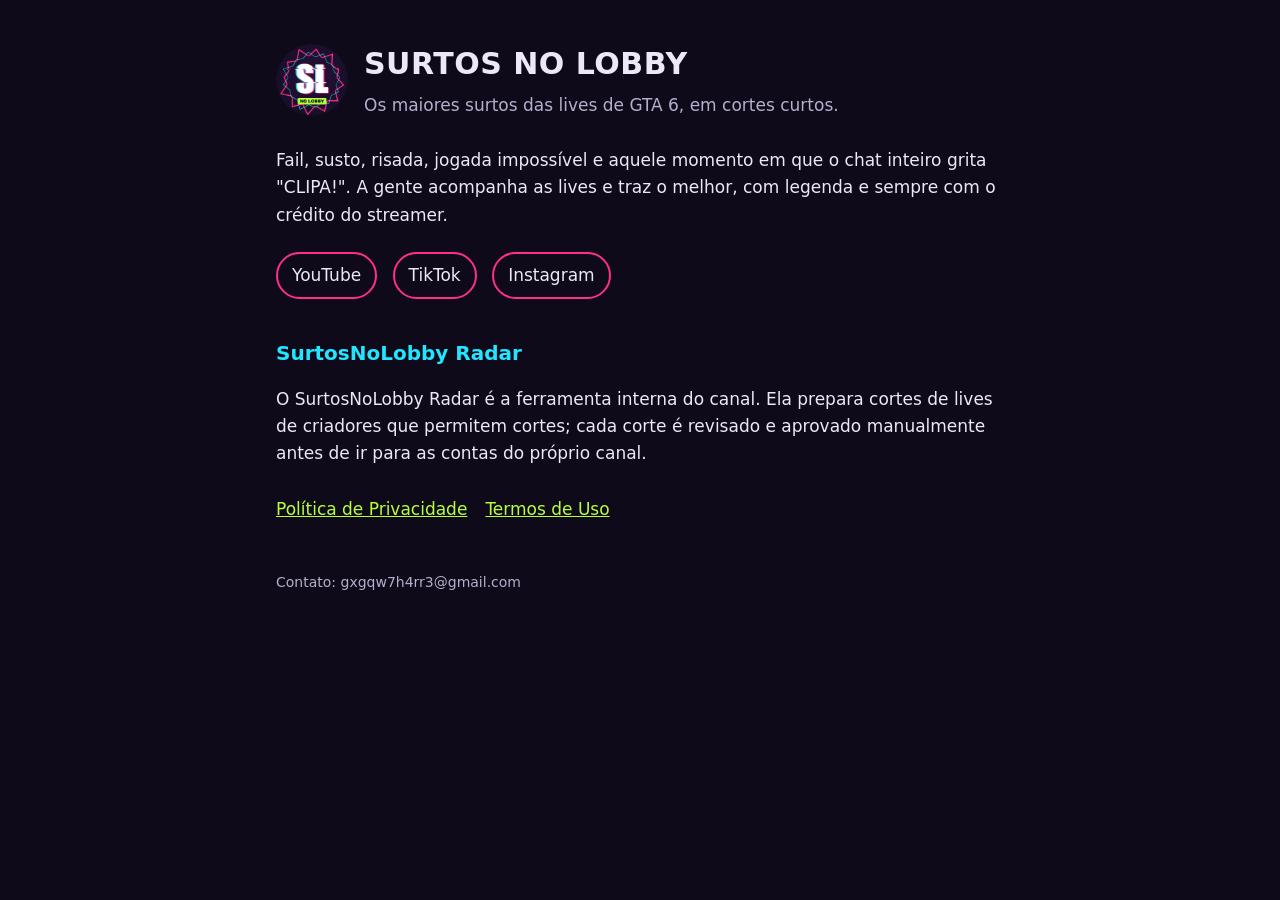
<file: index.html>
<!doctype html>
<html lang="pt-BR">
<head>
<meta charset="utf-8"><meta name="viewport" content="width=device-width, initial-scale=1">
<title>Surtos No Lobby</title>
<meta name="description" content="Os maiores surtos das lives de GTA 6, em cortes curtos.">
<link rel="icon" href="logo.png"><link rel="stylesheet" href="estilo.css">
</head>
<body><main>
<header><img src="logo.png" alt="Logo Surtos No Lobby">
<div><h1>SURTOS NO LOBBY</h1><p class="sub">Os maiores surtos das lives de GTA 6, em cortes curtos.</p></div></header>

<p>Fail, susto, risada, jogada impossível e aquele momento em que o chat inteiro grita "CLIPA!". A gente acompanha as lives e traz o melhor, com legenda e sempre com o crédito do streamer.</p>

<div class="redes">
<a href="https://www.youtube.com/@SurtosNoLobby">YouTube</a>
<a href="https://www.tiktok.com/@surtosnolobby">TikTok</a>
<a href="https://www.instagram.com/surtosnolobby/">Instagram</a>
</div>

<h2>SurtosNoLobby Radar</h2>
<p>O SurtosNoLobby Radar é a ferramenta interna do canal. Ela prepara cortes de lives de criadores que permitem cortes; cada corte é revisado e aprovado manualmente antes de ir para as contas do próprio canal.</p>

<nav><a href="privacidade.html">Política de Privacidade</a><a href="termos.html">Termos de Uso</a></nav>
<footer>Contato: gxgqw7h4rr3@gmail.com</footer>
</main></body>
</html>
</file>
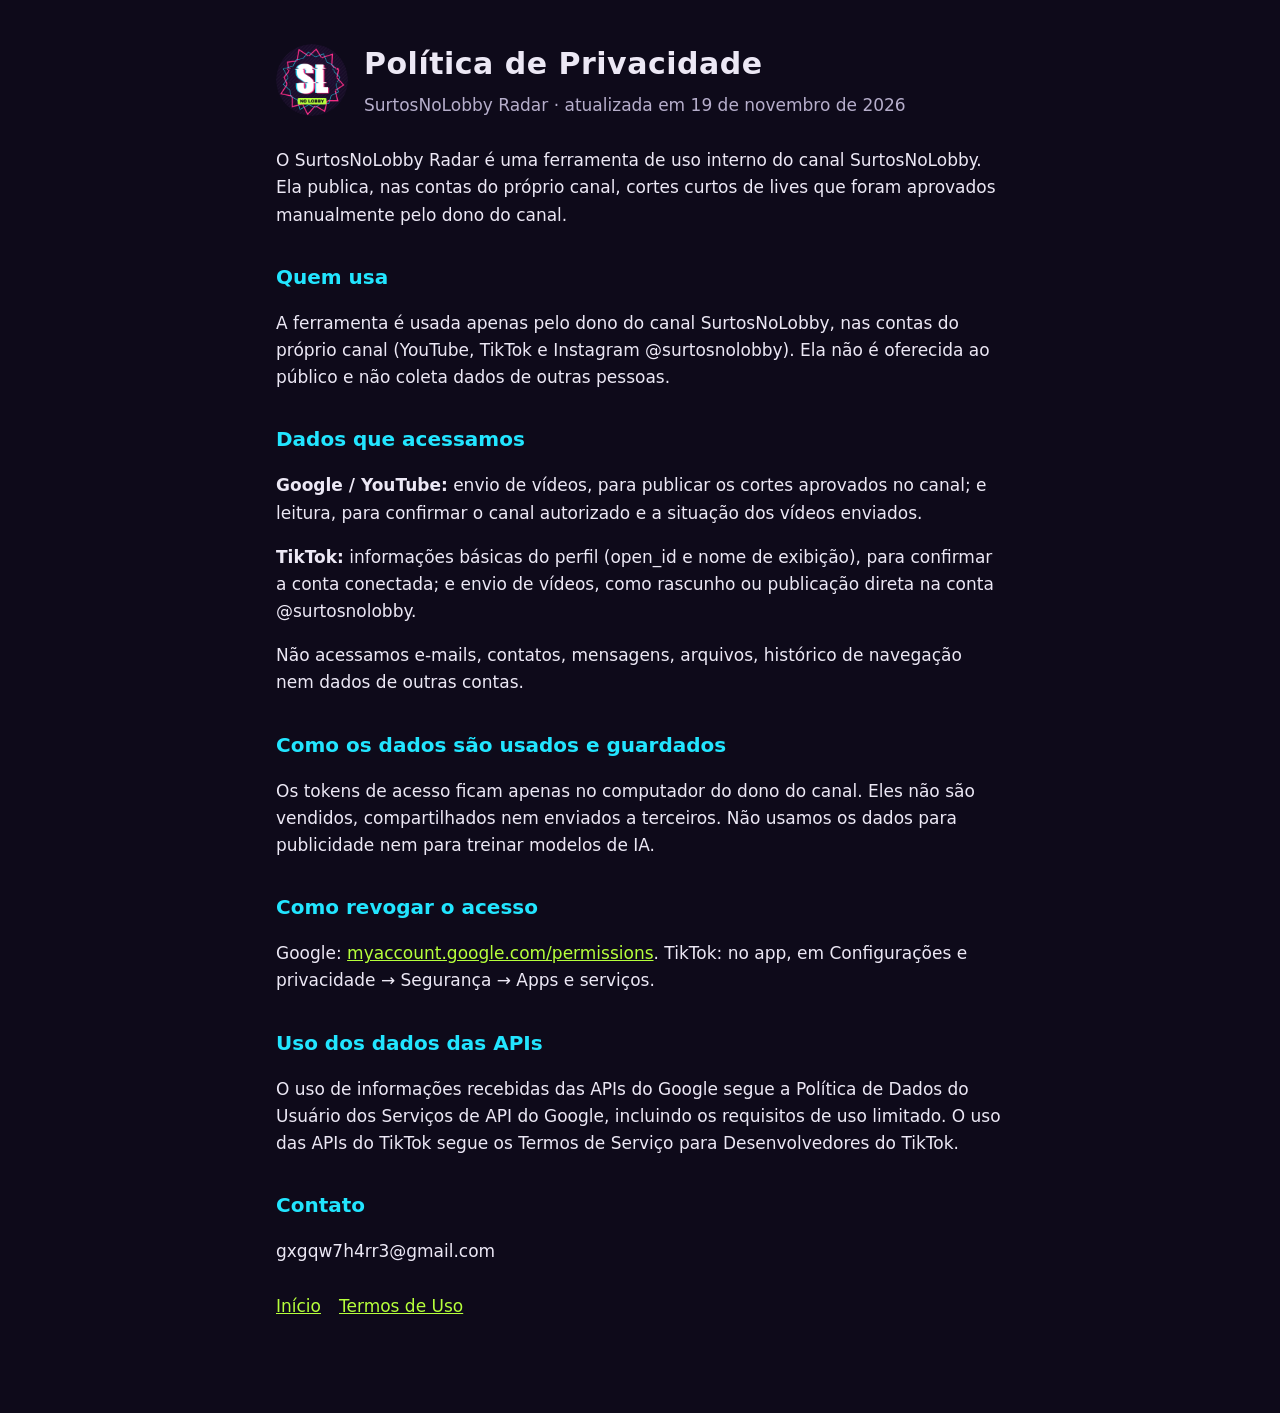
<file: privacidade.html>
<!doctype html>
<html lang="pt-BR">
<head>
<meta charset="utf-8"><meta name="viewport" content="width=device-width, initial-scale=1">
<title>Política de Privacidade — SurtosNoLobby Radar</title>
<link rel="icon" href="logo.png"><link rel="stylesheet" href="estilo.css">
</head>
<body><main>
<header><img src="logo.png" alt=""><div><h1>Política de Privacidade</h1><p class="sub">SurtosNoLobby Radar · atualizada em 19 de novembro de 2026</p></div></header>

<p>O SurtosNoLobby Radar é uma ferramenta de uso interno do canal SurtosNoLobby. Ela publica, nas contas do próprio canal, cortes curtos de lives que foram aprovados manualmente pelo dono do canal.</p>

<h2>Quem usa</h2>
<p>A ferramenta é usada apenas pelo dono do canal SurtosNoLobby, nas contas do próprio canal (YouTube, TikTok e Instagram @surtosnolobby). Ela não é oferecida ao público e não coleta dados de outras pessoas.</p>

<h2>Dados que acessamos</h2>
<p><strong>Google / YouTube:</strong> envio de vídeos, para publicar os cortes aprovados no canal; e leitura, para confirmar o canal autorizado e a situação dos vídeos enviados.</p>
<p><strong>TikTok:</strong> informações básicas do perfil (open_id e nome de exibição), para confirmar a conta conectada; e envio de vídeos, como rascunho ou publicação direta na conta @surtosnolobby.</p>
<p>Não acessamos e-mails, contatos, mensagens, arquivos, histórico de navegação nem dados de outras contas.</p>

<h2>Como os dados são usados e guardados</h2>
<p>Os tokens de acesso ficam apenas no computador do dono do canal. Eles não são vendidos, compartilhados nem enviados a terceiros. Não usamos os dados para publicidade nem para treinar modelos de IA.</p>

<h2>Como revogar o acesso</h2>
<p>Google: <a href="https://myaccount.google.com/permissions">myaccount.google.com/permissions</a>. TikTok: no app, em Configurações e privacidade → Segurança → Apps e serviços.</p>

<h2>Uso dos dados das APIs</h2>
<p>O uso de informações recebidas das APIs do Google segue a Política de Dados do Usuário dos Serviços de API do Google, incluindo os requisitos de uso limitado. O uso das APIs do TikTok segue os Termos de Serviço para Desenvolvedores do TikTok.</p>

<h2>Contato</h2>
<p>gxgqw7h4rr3@gmail.com</p>
<nav><a href="index.html">Início</a><a href="termos.html">Termos de Uso</a></nav>
</main></body>
</html>
</file>
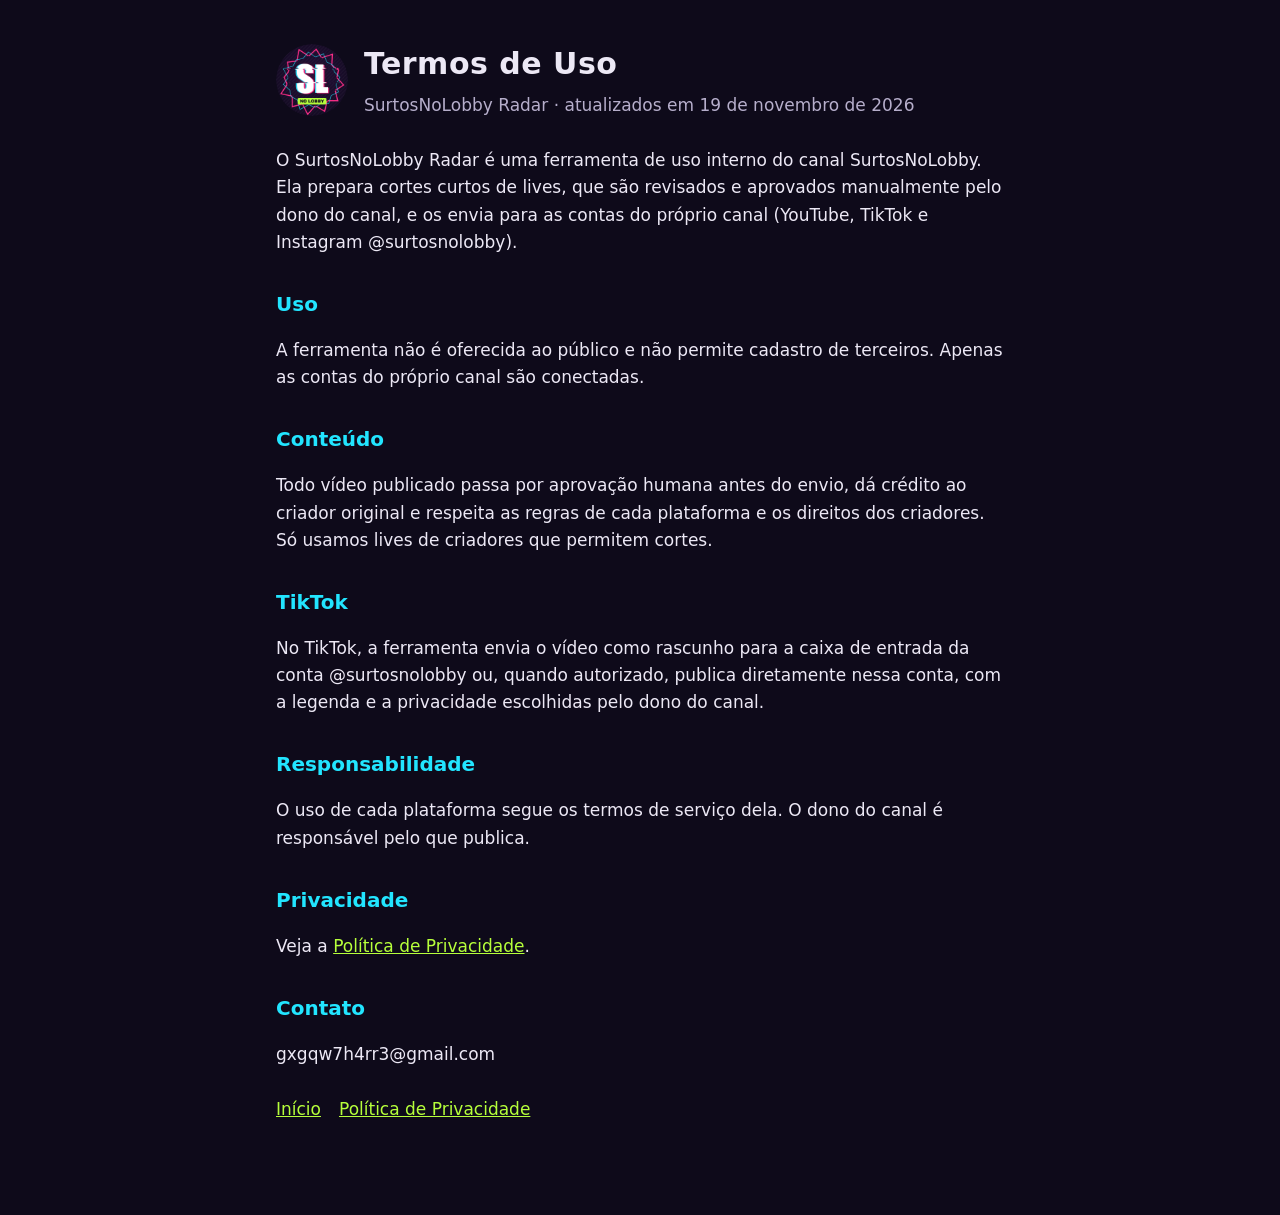
<file: termos.html>
<!doctype html>
<html lang="pt-BR">
<head>
<meta charset="utf-8"><meta name="viewport" content="width=device-width, initial-scale=1">
<title>Termos de Uso — SurtosNoLobby Radar</title>
<link rel="icon" href="logo.png"><link rel="stylesheet" href="estilo.css">
</head>
<body><main>
<header><img src="logo.png" alt=""><div><h1>Termos de Uso</h1><p class="sub">SurtosNoLobby Radar · atualizados em 19 de novembro de 2026</p></div></header>

<p>O SurtosNoLobby Radar é uma ferramenta de uso interno do canal SurtosNoLobby. Ela prepara cortes curtos de lives, que são revisados e aprovados manualmente pelo dono do canal, e os envia para as contas do próprio canal (YouTube, TikTok e Instagram @surtosnolobby).</p>

<h2>Uso</h2>
<p>A ferramenta não é oferecida ao público e não permite cadastro de terceiros. Apenas as contas do próprio canal são conectadas.</p>

<h2>Conteúdo</h2>
<p>Todo vídeo publicado passa por aprovação humana antes do envio, dá crédito ao criador original e respeita as regras de cada plataforma e os direitos dos criadores. Só usamos lives de criadores que permitem cortes.</p>

<h2>TikTok</h2>
<p>No TikTok, a ferramenta envia o vídeo como rascunho para a caixa de entrada da conta @surtosnolobby ou, quando autorizado, publica diretamente nessa conta, com a legenda e a privacidade escolhidas pelo dono do canal.</p>

<h2>Responsabilidade</h2>
<p>O uso de cada plataforma segue os termos de serviço dela. O dono do canal é responsável pelo que publica.</p>

<h2>Privacidade</h2>
<p>Veja a <a href="privacidade.html">Política de Privacidade</a>.</p>

<h2>Contato</h2>
<p>gxgqw7h4rr3@gmail.com</p>
<nav><a href="index.html">Início</a><a href="privacidade.html">Política de Privacidade</a></nav>
</main></body>
</html>
</file>
<file: estilo.css>
:root { --fundo: #0e0a1a; --texto: #ece8f5; --suave: #b6aecb; --rosa: #ff2e88; --ciano: #22e5ff; --lima: #b6ff3b; }
* { box-sizing: border-box; }
body { margin: 0; background: var(--fundo); color: var(--texto); font: 17px/1.6 system-ui, -apple-system, "Segoe UI", sans-serif; }
main { max-width: 760px; margin: 0 auto; padding: 40px 16px 64px; }
header { display: flex; align-items: center; gap: 16px; margin-bottom: 28px; }
header img { width: 72px; height: 72px; border-radius: 50%; }
h1 { margin: 0; font-size: 30px; letter-spacing: .5px; }
h2 { color: var(--ciano); font-size: 20px; margin-top: 32px; }
a { color: var(--lima); }
.sub { color: var(--suave); margin: 4px 0 0; }
nav { display: flex; gap: 18px; flex-wrap: wrap; margin: 28px 0; }
.redes a { display: inline-block; margin: 6px 10px 6px 0; padding: 8px 14px; border: 2px solid var(--rosa); border-radius: 999px; text-decoration: none; color: var(--texto); }
footer { margin-top: 48px; color: var(--suave); font-size: 14px; }
</file>
